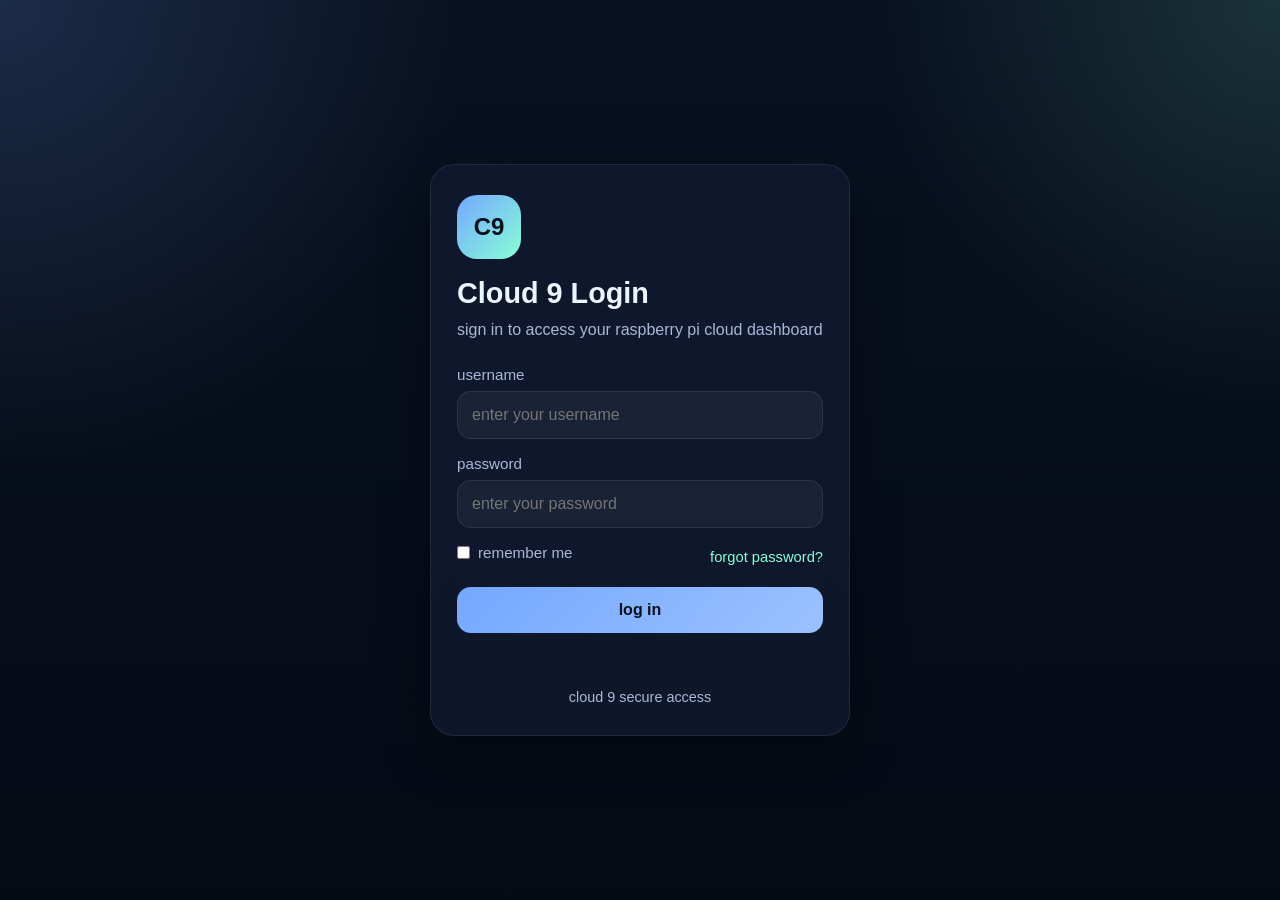
<file: dashboard.html>
<!DOCTYPE html>
<html lang="en">
<head>
  <meta charset="UTF-8" />
  <meta name="viewport" content="width=device-width, initial-scale=1.0" />
  <link rel="icon" href="logo.png" />
  <link rel="favicon" href="logo.png" />
  <title>Cloud 9 Dashboard</title>
  <style>
    :root {
      --bg: #0b1020;
      --panel: #121933;
      --panel-2: #182247;
      --text: #edf2ff;
      --muted: #9fb0e0;
      --accent: #6ea8ff;
      --accent-2: #8b5cf6;
      --danger: #ff6b6b;
      --success: #3ddc97;
      --border: rgba(255,255,255,0.08);
      --shadow: 0 18px 40px rgba(0,0,0,0.28);
    }

    * { box-sizing: border-box; }
    body {
      margin: 0;
      font-family: Inter, system-ui, -apple-system, BlinkMacSystemFont, "Segoe UI", sans-serif;
      background: linear-gradient(180deg, #0a0f1f 0%, #0d1430 100%);
      color: var(--text);
      min-height: 100vh;
    }

    .app {
      max-width: 1200px;
      margin: 0 auto;
      padding: 24px;
    }

    .topbar {
      display: flex;
      gap: 16px;
      align-items: center;
      justify-content: space-between;
      flex-wrap: wrap;
      margin-bottom: 20px;
    }

    .brand h1 {
      margin: 0;
      font-size: 2rem;
      letter-spacing: 0.3px;
    }

    .brand p {
      margin: 6px 0 0;
      color: var(--muted);
    }

    .badge {
      display: inline-flex;
      align-items: center;
      gap: 8px;
      background: rgba(61, 220, 151, 0.14);
      color: #b7f6d8;
      border: 1px solid rgba(61,220,151,0.25);
      border-radius: 999px;
      padding: 10px 14px;
      font-size: 0.92rem;
    }

    .grid {
      display: grid;
      grid-template-columns: 320px 1fr;
      gap: 20px;
    }

    .sidebar {
      display: grid;
      gap: 20px;
      align-self: start;
    }

    .card {
      background: linear-gradient(180deg, var(--panel) 0%, var(--panel-2) 100%);
      border: 1px solid var(--border);
      border-radius: 22px;
      box-shadow: var(--shadow);
      overflow: hidden;
    }

    .card-header {
      padding: 18px 18px 10px;
      border-bottom: 1px solid rgba(255,255,255,0.06);
    }

    .card-header h2, .card-header h3 {
      margin: 0;
      font-size: 1.05rem;
    }

    .card-body {
      padding: 18px;
    }

    .stack {
      display: grid;
      gap: 14px;
    }

    .info-grid {
      display: grid;
      gap: 12px;
    }

    .info-item {
      background: rgba(255,255,255,0.04);
      border: 1px solid rgba(255,255,255,0.06);
      border-radius: 14px;
      padding: 12px 14px;
    }

    .info-label {
      font-size: 0.82rem;
      color: var(--muted);
      margin-bottom: 6px;
    }

    .info-value {
      font-size: 0.96rem;
      word-break: break-word;
    }

    label {
      display: block;
      font-size: 0.9rem;
      color: var(--muted);
      margin-bottom: 7px;
    }

    input, button, select {
      font: inherit;
    }

    input[type="text"],
    input[type="password"],
    input[type="file"] {
      width: 100%;
      background: rgba(255,255,255,0.05);
      color: var(--text);
      border: 1px solid rgba(255,255,255,0.08);
      border-radius: 14px;
      padding: 12px 14px;
      outline: none;
    }

    input::placeholder { color: #93a1c9; }

    .actions {
      display: flex;
      gap: 10px;
      flex-wrap: wrap;
    }

    button {
      border: 0;
      border-radius: 14px;
      padding: 11px 14px;
      background: linear-gradient(135deg, var(--accent), var(--accent-2));
      color: white;
      cursor: pointer;
      font-weight: 600;
      transition: transform 0.15s ease, opacity 0.15s ease;
    }

    button:hover { transform: translateY(-1px); }
    button:disabled { opacity: 0.6; cursor: not-allowed; transform: none; }

    .secondary {
      background: rgba(255,255,255,0.08);
      color: var(--text);
      border: 1px solid rgba(255,255,255,0.08);
    }

    .danger {
      background: linear-gradient(135deg, #ff6b6b, #d64545);
    }

    .status {
      font-size: 0.92rem;
      color: var(--muted);
      min-height: 22px;
    }

    .pathbar {
      display: flex;
      align-items: center;
      gap: 10px;
      flex-wrap: wrap;
      margin-bottom: 16px;
    }

    .crumb {
      background: rgba(255,255,255,0.08);
      border: 1px solid rgba(255,255,255,0.06);
      color: var(--text);
      border-radius: 999px;
      padding: 8px 12px;
      cursor: pointer;
    }

    .toolbar {
      display: flex;
      gap: 10px;
      flex-wrap: wrap;
      margin-bottom: 16px;
    }

    .table-wrap {
      overflow: auto;
      border-radius: 16px;
      border: 1px solid rgba(255,255,255,0.06);
      background: rgba(0,0,0,0.14);
    }

    table {
      width: 100%;
      border-collapse: collapse;
      min-width: 700px;
    }

    th, td {
      text-align: left;
      padding: 14px;
      border-bottom: 1px solid rgba(255,255,255,0.06);
    }

    th {
      color: var(--muted);
      font-size: 0.88rem;
      font-weight: 600;
      background: rgba(255,255,255,0.02);
      position: sticky;
      top: 0;
    }

    .row-actions {
      display: flex;
      gap: 8px;
      flex-wrap: wrap;
    }

    .tiny {
      padding: 8px 10px;
      font-size: 0.88rem;
      border-radius: 12px;
    }

    .folder {
      color: #cfe0ff;
      font-weight: 600;
      cursor: pointer;
    }

    .muted { color: var(--muted); }

    .empty {
      padding: 30px;
      text-align: center;
      color: var(--muted);
    }

    .footer-note {
      margin-top: 14px;
      color: var(--muted);
      font-size: 0.88rem;
    }

    @media (max-width: 900px) {
      .grid {
        grid-template-columns: 1fr;
      }
    }
  </style>
</head>
<body>
  <div class="app">
    <div class="topbar">
      <div class="brand">
        <h1>Cloud 9</h1>
        <p>Pi file dashboard for browsing, uploading, downloading, and managing files.</p>
      </div>
      <div class="badge" id="healthBadge">● not connected</div>
    </div>

    <div class="grid">
      <div class="sidebar">
        <aside class="card">
          <div class="card-header">
            <h2>Connection</h2>
          </div>
          <div class="card-body stack">
            <div>
              <label for="serverUrl">Server URL</label>
              <input id="serverUrl" type="text" placeholder="http://192.168.1.44:5000" />
            </div>

            <div>
              <label for="username">Username</label>
              <input id="username" type="text" placeholder="CLOUD9_USERNAME" />
            </div>

            <div>
              <label for="password">Password</label>
              <input id="password" type="password" placeholder="CLOUD9_PASSWORD" />
            </div>

            <div class="actions">
              <button id="saveBtn">Save</button>
              <button id="connectBtn" class="secondary">Test Connection</button>
            </div>

            <div class="status" id="connectionStatus">enter your backend url and auth</div>
          </div>
        </aside>

        <aside class="card">
          <div class="card-header">
            <h2>Pi Access</h2>
          </div>
          <div class="card-body">
            <div class="info-grid">
              <div class="info-item">
                <div class="info-label">hostname</div>
                <div class="info-value" id="piHostname">—</div>
              </div>

              <div class="info-item">
                <div class="info-label">local ip</div>
                <div class="info-value" id="piIp">—</div>
              </div>

              <div class="info-item">
                <div class="info-label">temperature</div>
                <div class="info-value" id="piTemp">—</div>
              </div>

              <div class="info-item">
                <div class="info-label">system</div>
                <div class="info-value" id="piSystem">—</div>
              </div>

              <div class="info-item">
                <div class="info-label">storage path</div>
                <div class="info-value" id="piStoragePath">—</div>
              </div>
            </div>

            <div class="actions" style="margin-top: 14px;">
              <button id="refreshPiBtn" class="secondary">Refresh Pi Info</button>
            </div>

            <div class="status" id="piStatus">pi info not loaded yet</div>
          </div>
        </aside>
      </div>

      <main class="card">
        <div class="card-header">
          <h3>Files</h3>
        </div>
        <div class="card-body">
          <div class="pathbar">
            <button class="crumb" id="rootBtn">root</button>
            <span class="muted" id="currentPathText">/</span>
          </div>

          <div class="toolbar">
            <button id="refreshBtn" class="secondary">Refresh</button>
            <button id="upBtn" class="secondary">Up One Level</button>
            <button id="downloadSelectedBtn" class="secondary">Download Selected</button>
          </div>

          <div class="toolbar">
            <input id="folderName" type="text" placeholder="new folder name" style="max-width: 240px;" />
            <button id="mkdirBtn">Create Folder</button>
          </div>

          <div class="toolbar">
            <input id="uploadInput" type="file" />
            <button id="uploadBtn">Upload File</button>
          </div>

          <div class="table-wrap">
            <table>
              <thead>
                <tr>
                  <th style="width: 50px;">Pick</th>
                  <th>Name</th>
                  <th>Type</th>
                  <th>Size</th>
                  <th style="width: 260px;">Actions</th>
                </tr>
              </thead>
              <tbody id="fileTableBody"></tbody>
            </table>
          </div>

          <div class="empty" id="emptyState" hidden>nothing here yet</div>
          <div class="footer-note" id="fileStatus">not loaded</div>
        </div>
      </main>
    </div>
  </div>

  <script>
  const state = {
    serverUrl:
      localStorage.getItem("cloud9_serverUrl") ||
      sessionStorage.getItem("cloud9_serverUrl") ||
      "",
    username:
      localStorage.getItem("cloud9_username") ||
      sessionStorage.getItem("cloud9_username") ||
      "",
    password:
      localStorage.getItem("cloud9_password") ||
      sessionStorage.getItem("cloud9_password") ||
      "",
    currentPath: "",
    selectedPath: ""
  };

  const serverUrlInput = document.getElementById("serverUrl");
  const usernameInput = document.getElementById("username");
  const passwordInput = document.getElementById("password");
  const connectionStatus = document.getElementById("connectionStatus");
  const fileStatus = document.getElementById("fileStatus");
  const currentPathText = document.getElementById("currentPathText");
  const healthBadge = document.getElementById("healthBadge");
  const fileTableBody = document.getElementById("fileTableBody");
  const emptyState = document.getElementById("emptyState");
  const uploadInput = document.getElementById("uploadInput");
  const folderNameInput = document.getElementById("folderName");

  const piHostname = document.getElementById("piHostname");
  const piIp = document.getElementById("piIp");
  const piTemp = document.getElementById("piTemp");
  const piSystem = document.getElementById("piSystem");
  const piStoragePath = document.getElementById("piStoragePath");
  const piStatus = document.getElementById("piStatus");

  serverUrlInput.value = state.serverUrl;
  usernameInput.value = state.username;
  passwordInput.value = state.password;

  function normalizeBaseUrl(url) {
    return (url || "").replace(/\/$/, "");
  }

  function authHeader() {
    return "Basic " + btoa(`${state.username}:${state.password}`);
  }

  function saveSettings() {
    state.serverUrl = normalizeBaseUrl(serverUrlInput.value.trim());
    state.username = usernameInput.value.trim();
    state.password = passwordInput.value;

    localStorage.setItem("cloud9_serverUrl", state.serverUrl);
    localStorage.setItem("cloud9_username", state.username);
    localStorage.setItem("cloud9_password", state.password);

    sessionStorage.setItem("cloud9_serverUrl", state.serverUrl);
    sessionStorage.setItem("cloud9_username", state.username);
    sessionStorage.setItem("cloud9_password", state.password);

    connectionStatus.textContent = "saved locally in your browser";
  }

  async function apiFetch(path, options = {}) {
    if (!state.serverUrl) {
      throw new Error("missing server url");
    }

    const headers = new Headers(options.headers || {});
    headers.set("Authorization", authHeader());

    const res = await fetch(`${state.serverUrl}${path}`, {
      ...options,
      headers
    });

    if (!res.ok) {
      let message = `request failed (${res.status})`;
      try {
        const data = await res.json();
        message = data.error || message;
      } catch {}
      throw new Error(message);
    }

    return res;
  }

  function formatBytes(bytes) {
    if (bytes == null) return "—";
    if (bytes < 1024) return `${bytes} B`;
    if (bytes < 1024 * 1024) return `${(bytes / 1024).toFixed(1)} KB`;
    if (bytes < 1024 * 1024 * 1024) return `${(bytes / (1024 * 1024)).toFixed(1)} MB`;
    return `${(bytes / (1024 * 1024 * 1024)).toFixed(1)} GB`;
  }

  async function loadPiInfo() {
    try {
      piStatus.textContent = "loading pi info...";

      let data = null;

      try {
        const res = await apiFetch("/api/pi-info");
        data = await res.json();
      } catch {
        const res = await apiFetch("/api/status");
        data = await res.json();
      }

      piHostname.textContent = data.hostname || data.device_name || "—";
      piIp.textContent = data.ip || data.pi_ip || "—";
      piTemp.textContent = data.temperature_c ? `${data.temperature_c} °C` : "unavailable";
      piSystem.textContent = [data.system, data.release].filter(Boolean).join(" ") || "—";
      piStoragePath.textContent = data.storage_path || data.base_dir || "—";
      piStatus.textContent = "pi info loaded";
    } catch (err) {
      piStatus.textContent = err.message;
      piHostname.textContent = "—";
      piIp.textContent = "—";
      piTemp.textContent = "—";
      piSystem.textContent = "—";
      piStoragePath.textContent = "—";
    }
  }

  async function testConnection() {
    try {
      saveSettings();
      connectionStatus.textContent = "checking backend...";

      const res = await apiFetch("/api/health");
      const data = await res.json();

      healthBadge.textContent = "● connected";
      healthBadge.style.background = "rgba(61, 220, 151, 0.14)";
      healthBadge.style.color = "#b7f6d8";
      connectionStatus.textContent = `connected to ${data.base_dir || "backend"}`;

      await loadPiInfo();
      await loadFiles(state.currentPath);
    } catch (err) {
      healthBadge.textContent = "● offline";
      healthBadge.style.background = "rgba(255, 107, 107, 0.14)";
      healthBadge.style.color = "#ffd0d0";
      connectionStatus.textContent = err.message;
    }
  }

  function renderFiles(items) {
    fileTableBody.innerHTML = "";
    emptyState.hidden = items.length !== 0;

    for (const item of items) {
      const tr = document.createElement("tr");

      const pickTd = document.createElement("td");
      const radio = document.createElement("input");
      radio.type = "radio";
      radio.name = "selectedPath";
      radio.checked = state.selectedPath === item.path;
      radio.addEventListener("change", () => {
        state.selectedPath = item.path;
      });
      pickTd.appendChild(radio);

      const nameTd = document.createElement("td");
      if (item.is_dir) {
        const folderBtn = document.createElement("span");
        folderBtn.className = "folder";
        folderBtn.textContent = `📁 ${item.name}`;
        folderBtn.addEventListener("click", () => loadFiles(item.path));
        nameTd.appendChild(folderBtn);
      } else {
        nameTd.textContent = `📄 ${item.name}`;
      }

      const typeTd = document.createElement("td");
      typeTd.textContent = item.is_dir ? "folder" : "file";

      const sizeTd = document.createElement("td");
      sizeTd.textContent = item.is_dir ? "—" : formatBytes(item.size);

      const actionsTd = document.createElement("td");
      actionsTd.className = "row-actions";

      if (item.is_dir) {
        const openBtn = document.createElement("button");
        openBtn.className = "tiny secondary";
        openBtn.textContent = "Open";
        openBtn.addEventListener("click", () => loadFiles(item.path));
        actionsTd.appendChild(openBtn);
      } else {
        const dlBtn = document.createElement("button");
        dlBtn.className = "tiny secondary";
        dlBtn.textContent = "Download";
        dlBtn.addEventListener("click", () => downloadFile(item.path));
        actionsTd.appendChild(dlBtn);
      }

      const deleteBtn = document.createElement("button");
      deleteBtn.className = "tiny danger";
      deleteBtn.textContent = "Delete";
      deleteBtn.addEventListener("click", () => deletePath(item.path));
      actionsTd.appendChild(deleteBtn);

      tr.appendChild(pickTd);
      tr.appendChild(nameTd);
      tr.appendChild(typeTd);
      tr.appendChild(sizeTd);
      tr.appendChild(actionsTd);
      fileTableBody.appendChild(tr);
    }
  }

  async function loadFiles(path = "") {
    try {
      fileStatus.textContent = "loading files...";
      const res = await apiFetch(`/api/files?path=${encodeURIComponent(path)}`);
      const data = await res.json();

      state.currentPath = data.current_path || "";
      currentPathText.textContent = "/" + state.currentPath;
      renderFiles(data.items || []);
      fileStatus.textContent = `${(data.items || []).length} item(s)`;
    } catch (err) {
      fileStatus.textContent = err.message;
      renderFiles([]);
    }
  }

  async function uploadFile() {
    try {
      const file = uploadInput.files[0];
      if (!file) {
        fileStatus.textContent = "pick a file first";
        return;
      }

      const formData = new FormData();
      formData.append("file", file);
      formData.append("path", state.currentPath);

      fileStatus.textContent = "uploading...";
      await apiFetch("/api/upload", {
        method: "POST",
        body: formData
      });

      uploadInput.value = "";
      await loadFiles(state.currentPath);
      fileStatus.textContent = "upload complete";
    } catch (err) {
      fileStatus.textContent = err.message;
    }
  }

  async function makeFolder() {
    try {
      const name = folderNameInput.value.trim();
      if (!name) {
        fileStatus.textContent = "enter a folder name";
        return;
      }

      fileStatus.textContent = "creating folder...";
      await apiFetch("/api/mkdir", {
        method: "POST",
        headers: {
          "Content-Type": "application/json"
        },
        body: JSON.stringify({
          path: state.currentPath,
          name
        })
      });

      folderNameInput.value = "";
      await loadFiles(state.currentPath);
      fileStatus.textContent = "folder created";
    } catch (err) {
      fileStatus.textContent = err.message;
    }
  }

  async function deletePath(path) {
    const ok = confirm(`delete ${path}?`);
    if (!ok) return;

    try {
      fileStatus.textContent = "deleting...";
      await apiFetch("/api/delete", {
        method: "POST",
        headers: {
          "Content-Type": "application/json"
        },
        body: JSON.stringify({ path })
      });

      if (state.selectedPath === path) {
        state.selectedPath = "";
      }

      await loadFiles(state.currentPath);
      fileStatus.textContent = "deleted";
    } catch (err) {
      fileStatus.textContent = err.message;
    }
  }

  async function downloadFile(path) {
    try {
      fileStatus.textContent = "starting download...";
      const res = await apiFetch(`/api/download?path=${encodeURIComponent(path)}`);
      const blob = await res.blob();
      const url = window.URL.createObjectURL(blob);
      const a = document.createElement("a");
      a.href = url;
      a.download = path.split("/").pop() || "download";
      document.body.appendChild(a);
      a.click();
      a.remove();
      window.URL.revokeObjectURL(url);
      fileStatus.textContent = "download complete";
    } catch (err) {
      fileStatus.textContent = err.message;
    }
  }

  function goUpOneLevel() {
    if (!state.currentPath) {
      loadFiles("");
      return;
    }

    const parts = state.currentPath.split("/").filter(Boolean);
    parts.pop();
    loadFiles(parts.join("/"));
  }

  document.getElementById("saveBtn").addEventListener("click", saveSettings);
  document.getElementById("connectBtn").addEventListener("click", testConnection);
  document.getElementById("refreshBtn").addEventListener("click", () => loadFiles(state.currentPath));
  document.getElementById("refreshPiBtn").addEventListener("click", loadPiInfo);
  document.getElementById("upBtn").addEventListener("click", goUpOneLevel);
  document.getElementById("mkdirBtn").addEventListener("click", makeFolder);
  document.getElementById("uploadBtn").addEventListener("click", uploadFile);
  document.getElementById("rootBtn").addEventListener("click", () => loadFiles(""));
  document.getElementById("downloadSelectedBtn").addEventListener("click", () => {
    if (!state.selectedPath) {
      fileStatus.textContent = "select a file first";
      return;
    }
    downloadFile(state.selectedPath);
  });

  async function initDashboard() {
    if (!state.serverUrl || !state.username || !state.password) {
      connectionStatus.textContent = "missing login info, sending you back to login...";
      setTimeout(() => {
        window.location.href = "login.html";
      }, 900);
      return;
    }

    connectionStatus.textContent = "saved settings found";
    await testConnection();
  }

  initDashboard();
</script>
</body>
</html>
</file>
<file: login.css>
:root {
      --bg: #081120;
      --bg2: #0d1830;
      --panel: rgba(16, 24, 45, 0.92);
      --border: rgba(255,255,255,0.08);
      --text: #eef4ff;
      --muted: #aab8d8;
      --accent: #74a7ff;
      --accent2: #88ffd7;
      --danger: #ff7d8d;
      --radius: 24px;
      --shadow: 0 20px 50px rgba(0,0,0,0.35);
    }

    * {
      box-sizing: border-box;
      margin: 0;
      padding: 0;
    }

    body {
      font-family: Inter, Arial, sans-serif;
      min-height: 100vh;
      display: grid;
      place-items: center;
      color: var(--text);
      background:
        radial-gradient(circle at top left, rgba(116,167,255,0.18), transparent 30%),
        radial-gradient(circle at top right, rgba(136,255,215,0.14), transparent 26%),
        linear-gradient(180deg, var(--bg) 0%, #050b15 100%);
      padding: 20px;
    }

    .login-card {
      width: 100%;
      max-width: 420px;
      background: var(--panel);
      border: 1px solid var(--border);
      box-shadow: var(--shadow);
      border-radius: var(--radius);
      padding: 30px 26px;
      backdrop-filter: blur(14px);
    }

    .logo {
      width: 64px;
      height: 64px;
      border-radius: 20px;
      background: linear-gradient(135deg, var(--accent), var(--accent2));
      color: #07111d;
      display: grid;
      place-items: center;
      font-size: 1.5rem;
      font-weight: 800;
      margin-bottom: 18px;
    }

    h1 {
      font-size: 1.8rem;
      margin-bottom: 8px;
    }

    .subtitle {
      color: var(--muted);
      margin-bottom: 24px;
      line-height: 1.5;
    }

    .form-group {
      margin-bottom: 16px;
    }

    label {
      display: block;
      margin-bottom: 8px;
      font-size: 0.95rem;
      color: var(--muted);
    }

    input {
      width: 100%;
      border: 1px solid var(--border);
      background: rgba(255,255,255,0.05);
      color: var(--text);
      padding: 14px;
      border-radius: 14px;
      font: inherit;
      transition: 0.2s ease;
    }

    input:focus {
      outline: none;
      border-color: rgba(116,167,255,0.45);
      box-shadow: 0 8px 25px rgba(116,167,255,0.12);
    }

    .options {
      display: flex;
      justify-content: space-between;
      align-items: center;
      gap: 12px;
      margin: 10px 0 18px;
      font-size: 0.92rem;
      color: var(--muted);
      flex-wrap: wrap;
    }

    .remember {
      display: flex;
      align-items: center;
      gap: 8px;
    }

    .remember input {
      width: auto;
    }

    button {
      width: 100%;
      border: none;
      padding: 14px;
      border-radius: 14px;
      font: inherit;
      font-weight: 700;
      cursor: pointer;
      color: #07111d;
      background: linear-gradient(135deg, var(--accent), #9bc2ff);
      transition: 0.2s ease;
    }

    button:hover {
      transform: translateY(-1px);
      box-shadow: 0 10px 24px rgba(116,167,255,0.18);
    }

    .message {
      margin-top: 16px;
      font-size: 0.92rem;
      min-height: 20px;
      color: var(--muted);
    }

    .message.error {
      color: var(--danger);
    }

    .message.success {
      color: #88ffd7;
    }

    .footer {
      margin-top: 20px;
      text-align: center;
      color: var(--muted);
      font-size: 0.9rem;
    }

    a {
      color: var(--accent2);
      text-decoration: none;
    }
</file>
